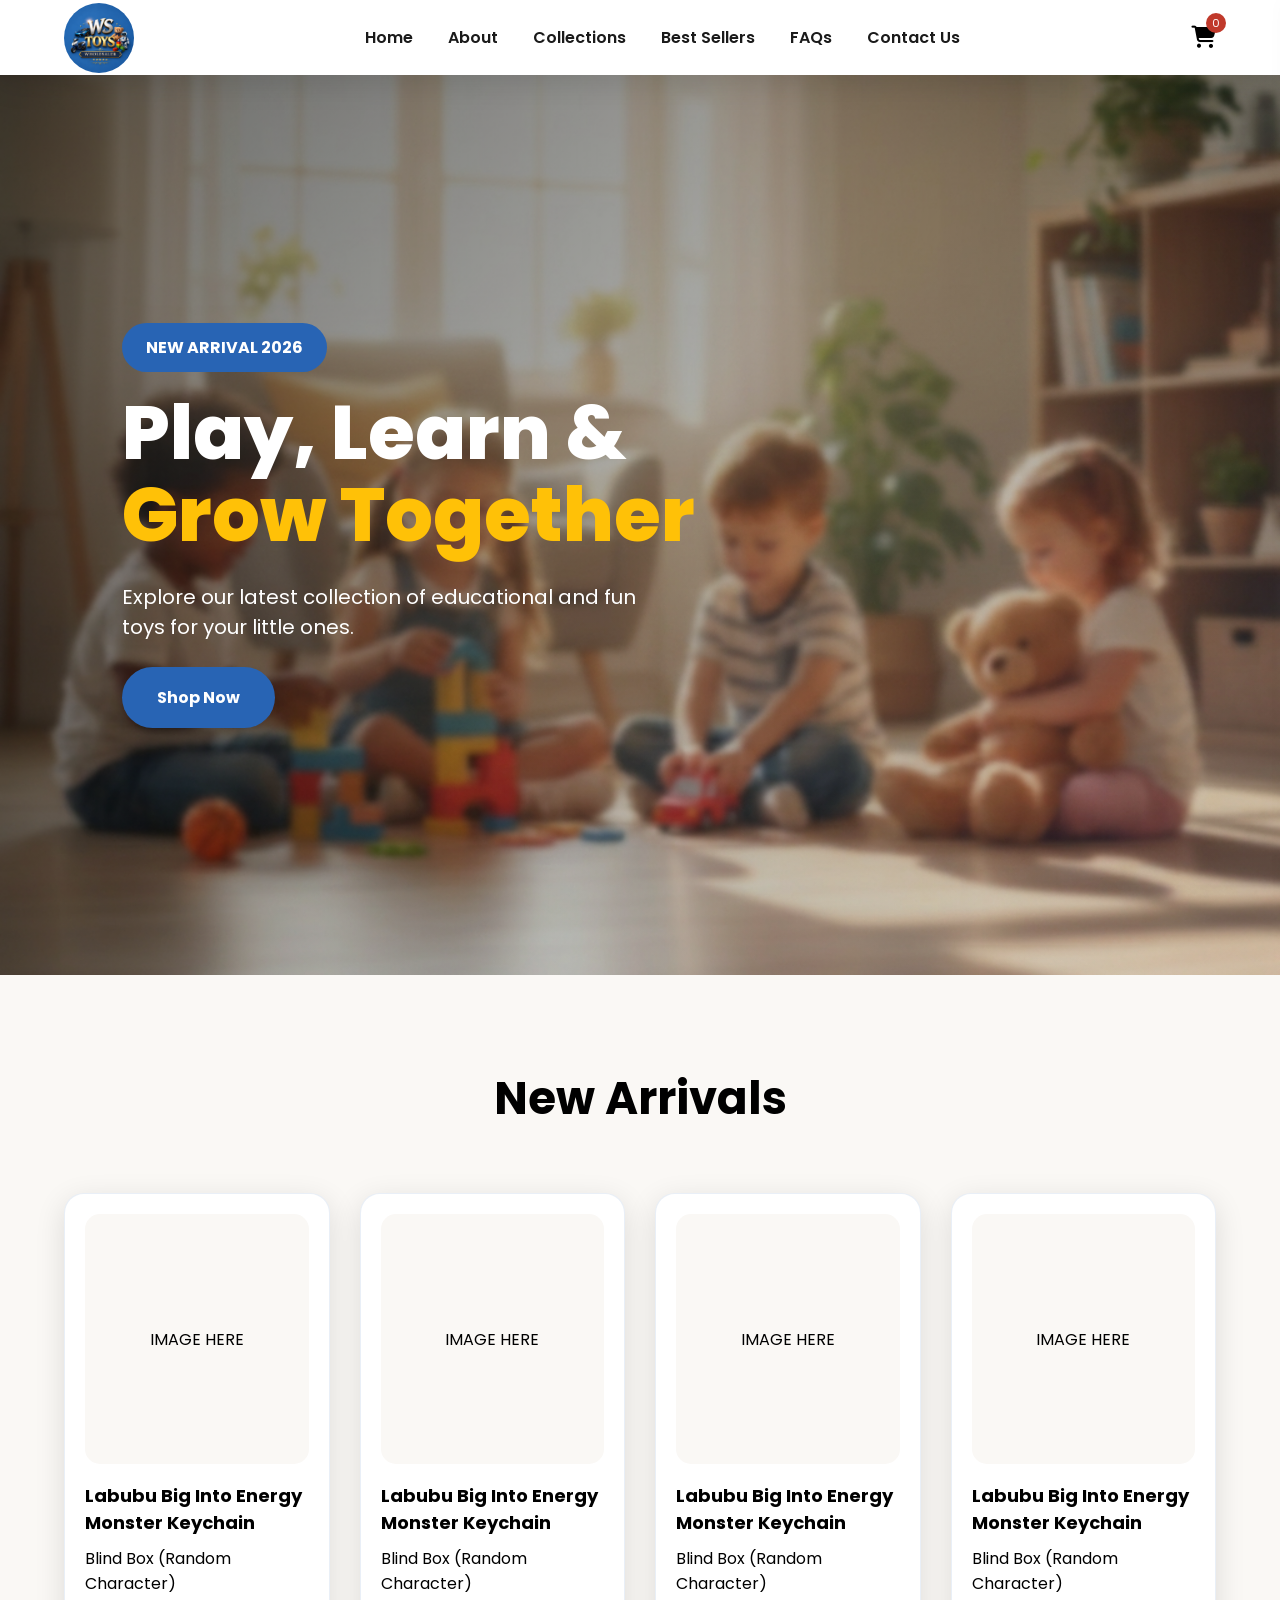
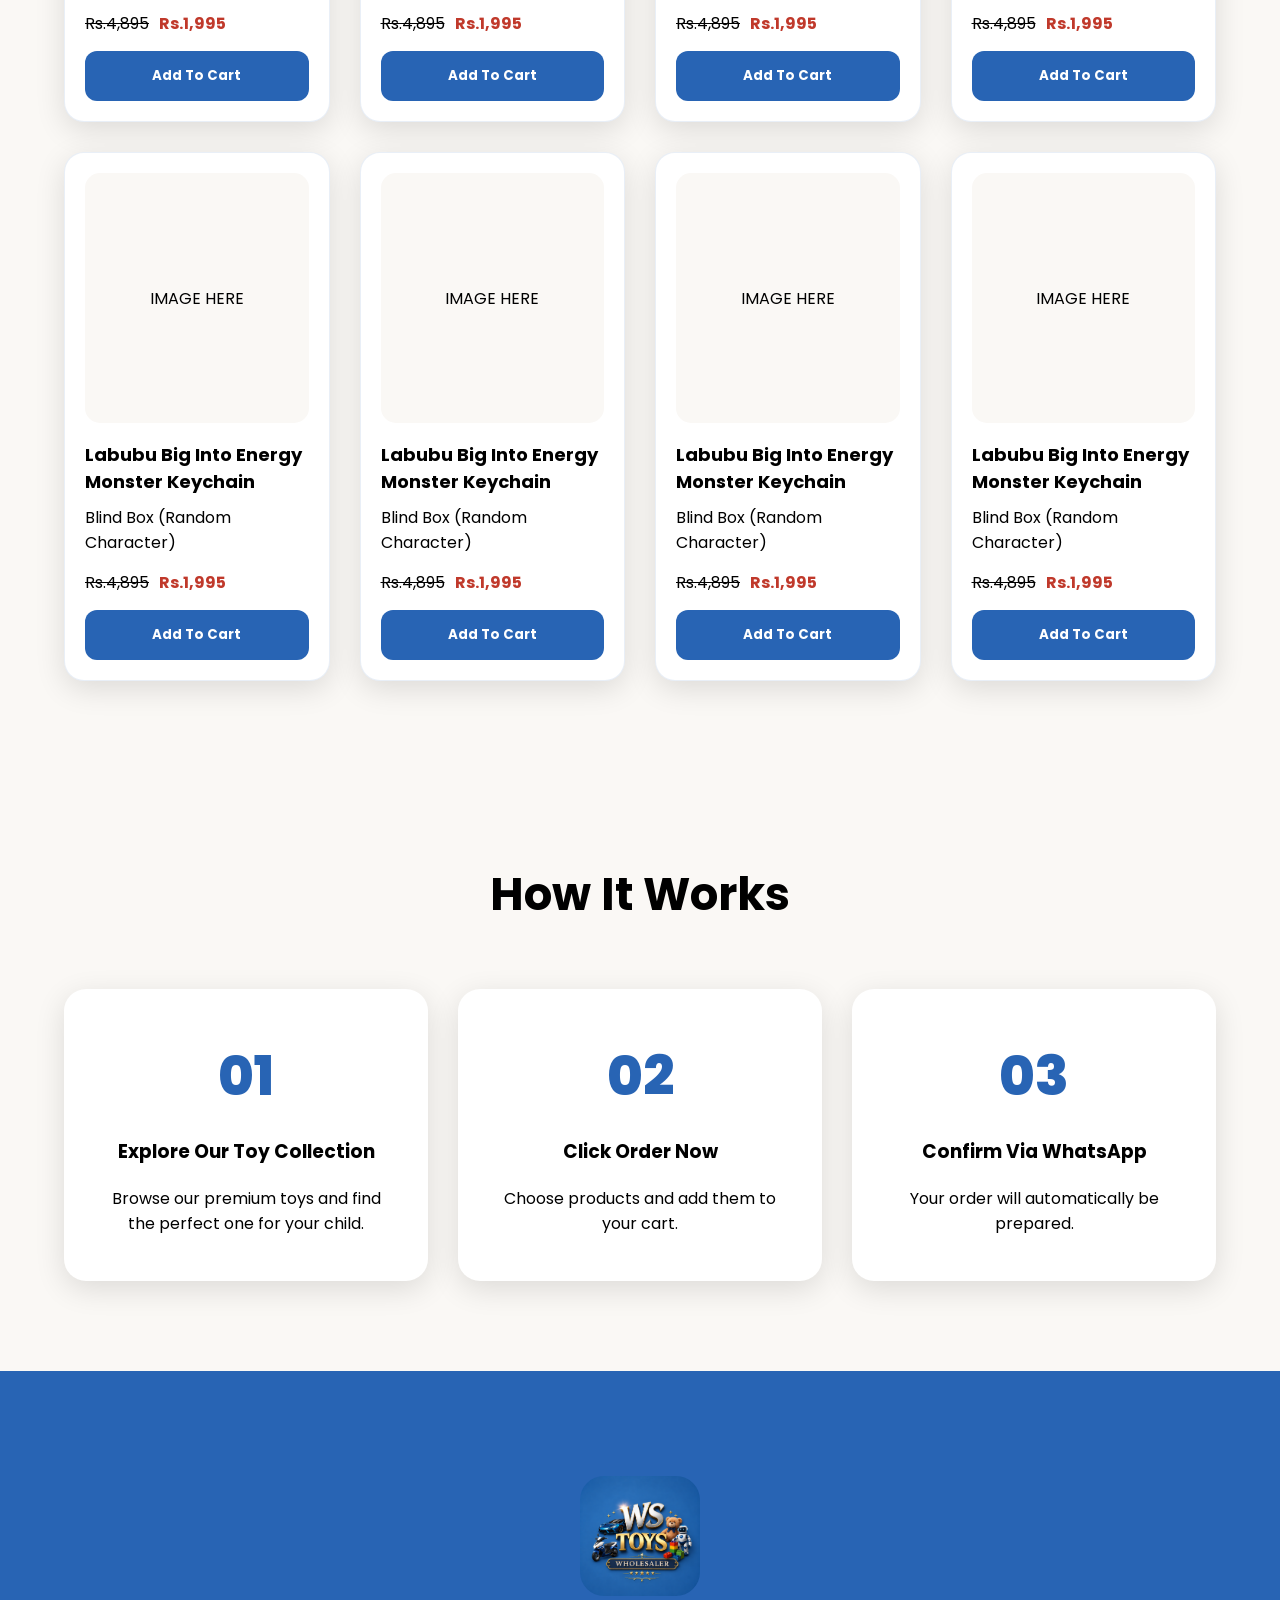
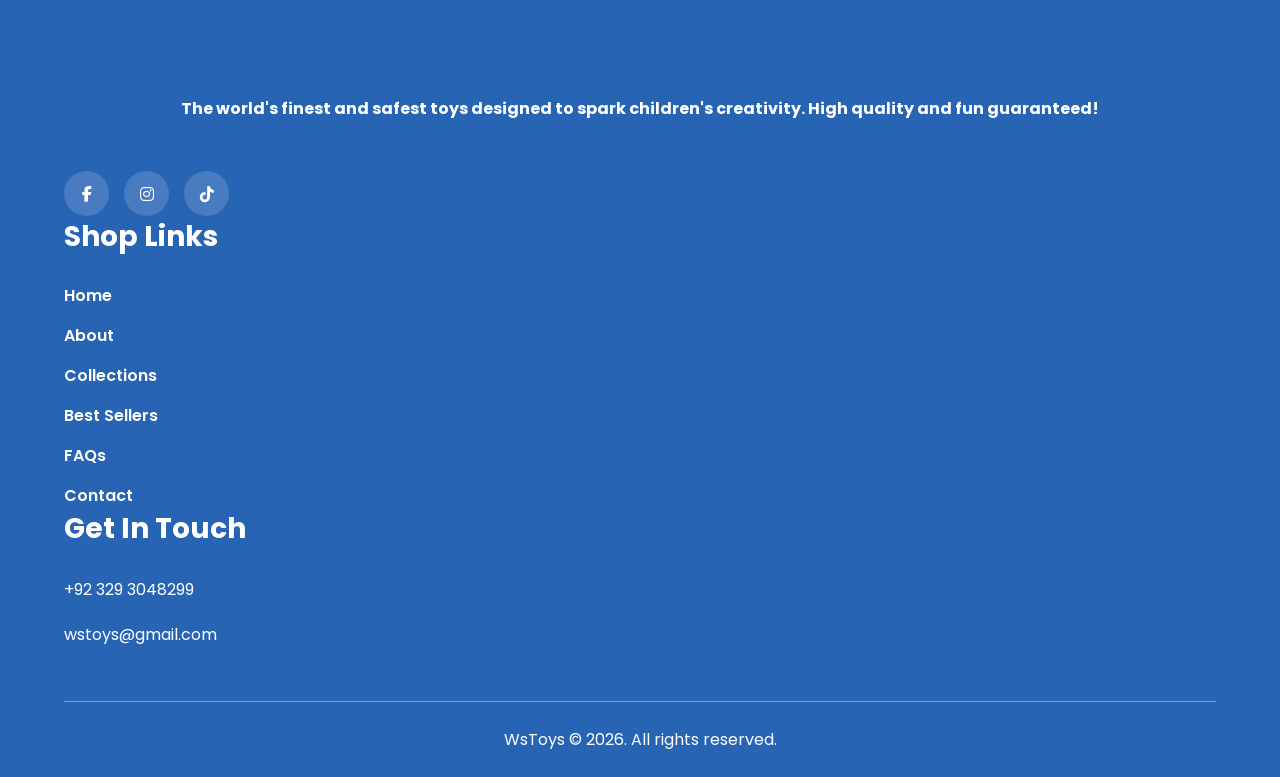
<file: index.html>
<!DOCTYPE html>
<html lang="en">

<head>

<meta charset="UTF-8">

<meta name="viewport" content="width=device-width, initial-scale=1.0">

<title>WsToys | Home</title>

<link rel="stylesheet" href="style.css">

<link rel="stylesheet"
href="https://cdnjs.cloudflare.com/ajax/libs/font-awesome/6.7.2/css/all.min.css">

</head>

<body>

<!-- HEADER -->

<header>
<div heightl: 100%;>
<nav class="navbar" >

<a href="index.html" class="logo">

<img src="logo.jpg" alt="logo">

</a>

<ul class="nav-links">

<li><a href="index.html">Home</a></li>

<li><a href="about.html">About</a></li>

<li><a href="collections.html">Collections</a></li>

<li><a href="best-sellers.html">Best Sellers</a></li>

<li><a href="faqs.html">FAQs</a></li>

<li><a href="contact.html">Contact Us</a></li>

</ul>

<div class="nav-icons">

<div class="cart-btn">

<i class="fa-solid fa-cart-shopping"></i>

<span id="cart-count">0</span>

</div>

<div class="menu-btn">

<i class="fa-solid fa-bars"></i>

</div>

</div>

</nav>
</div>

</header>

<!-- HERO -->

<section class="hero">

<div class="hero-overlay"></div>

<div class="hero-content">

<span class="arrival-tag">

NEW ARRIVAL 2026

</span>

<h1>

Play, Learn &

<span>Grow Together</span>

</h1>

<p>

Explore our latest collection of educational and fun toys for your little ones.

</p>

<a href="collections.html" class="btn">

Shop Now

</a>

</div>

</section>

<!-- NEW ARRIVALS -->

<section class="new-arrivals">

<h2>New Arrivals</h2>

<div class="products-grid">

<!-- 8 CARDS -->

<div class="product-card">

<div class="img-box">

IMAGE HERE

</div>

<h3>

Labubu Big Into Energy Monster Keychain

</h3>

<p>

Blind Box (Random Character)

</p>

<div class="price">

<span>Rs.4,895</span>

<strong>Rs.1,995</strong>

</div>

<button>Add To Cart</button>

</div>

<div class="product-card">

<div class="img-box">

IMAGE HERE

</div>

<h3>

Labubu Big Into Energy Monster Keychain

</h3>

<p>

Blind Box (Random Character)

</p>

<div class="price">

<span>Rs.4,895</span>

<strong>Rs.1,995</strong>

</div>

<button>Add To Cart</button>

</div>

<div class="product-card">

<div class="img-box">

IMAGE HERE

</div>

<h3>

Labubu Big Into Energy Monster Keychain

</h3>

<p>

Blind Box (Random Character)

</p>

<div class="price">

<span>Rs.4,895</span>

<strong>Rs.1,995</strong>

</div>

<button>Add To Cart</button>

</div>

<div class="product-card">

<div class="img-box">

IMAGE HERE

</div>

<h3>

Labubu Big Into Energy Monster Keychain

</h3>

<p>

Blind Box (Random Character)

</p>

<div class="price">

<span>Rs.4,895</span>

<strong>Rs.1,995</strong>

</div>

<button>Add To Cart</button>

</div>

<div class="product-card">

<div class="img-box">

IMAGE HERE

</div>

<h3>

Labubu Big Into Energy Monster Keychain

</h3>

<p>

Blind Box (Random Character)

</p>

<div class="price">

<span>Rs.4,895</span>

<strong>Rs.1,995</strong>

</div>

<button>Add To Cart</button>

</div>

<div class="product-card">

<div class="img-box">

IMAGE HERE

</div>

<h3>

Labubu Big Into Energy Monster Keychain

</h3>

<p>

Blind Box (Random Character)

</p>

<div class="price">

<span>Rs.4,895</span>

<strong>Rs.1,995</strong>

</div>

<button>Add To Cart</button>

</div>

<div class="product-card">

<div class="img-box">

IMAGE HERE

</div>

<h3>

Labubu Big Into Energy Monster Keychain

</h3>

<p>

Blind Box (Random Character)

</p>

<div class="price">

<span>Rs.4,895</span>

<strong>Rs.1,995</strong>

</div>

<button>Add To Cart</button>

</div>

<div class="product-card">

<div class="img-box">

IMAGE HERE

</div>

<h3>

Labubu Big Into Energy Monster Keychain

</h3>

<p>

Blind Box (Random Character)

</p>

<div class="price">

<span>Rs.4,895</span>

<strong>Rs.1,995</strong>

</div>

<button>Add To Cart</button>

</div>

</div>

</section>

<!-- HOW IT WORKS -->

<section class="how-it-works">

<h2>

How It Works

</h2>

<div class="steps-container">

<div class="step-box">

<span>01</span>

<h3>

Explore Our Toy Collection

</h3>

<p>

Browse our premium toys and find the perfect one for your child.

</p>

</div>

<div class="step-box">

<span>02</span>

<h3>

Click Order Now

</h3>

<p>

Choose products and add them to your cart.

</p>

</div>

<div class="step-box">

<span>03</span>

<h3>

Confirm Via WhatsApp

</h3>

<p>

Your order will automatically be prepared.

</p>

</div>

</div>

</section>

<!-- SLIDING CART -->

<div class="cart-sidebar">

<div class="cart-header">

<h3>Your Cart</h3>

<i class="fa-solid fa-xmark close-cart"></i>

</div>

<div class="cart-items">

</div>

<div class="cart-footer">

<h4>

Total:

<span>Rs.0</span>

</h4>

<button class="checkout-btn">

Checkout WhatsApp

</button>

</div>

</div>

<!-- FOOTER -->

<footer>

<pre>

<center><img src="logo.jpg" alt="logo" class="logo-footer"></center>

<center><p><b>

The world's finest and safest toys designed to spark children's creativity. High quality and fun guaranteed!</b>

</p></center></pre>

<div class="socials">

<i class="fa-brands fa-facebook-f"></i>

<i class="fa-brands fa-instagram"></i>

<i class="fa-brands fa-tiktok"></i>

</div>

</div>

<div class="footer-box">

<h3>

Shop Links

</h3>

<ul>

<li><a href="index.html">Home</a></li>

<li><a href="about.html">About</a></li>

<li><a href="collections.html">Collections</a></li>

<li><a href="best-sellers.html">Best Sellers</a></li>

<li><a href="faqs.html">FAQs</a></li>

<li><a href="contact.html">Contact</a></li>

</ul>

</div>

<div class="footer-box">

<h3>

Get In Touch

</h3>

<p>

+92 329 3048299

</p>

<p>

wstoys@gmail.com

</p>

</div>

</div>

<div class="copyright">

WsToys © 2026. All rights reserved.

</div>

</footer>

<script src="script.js"></script>
</body>

</html>
</file>
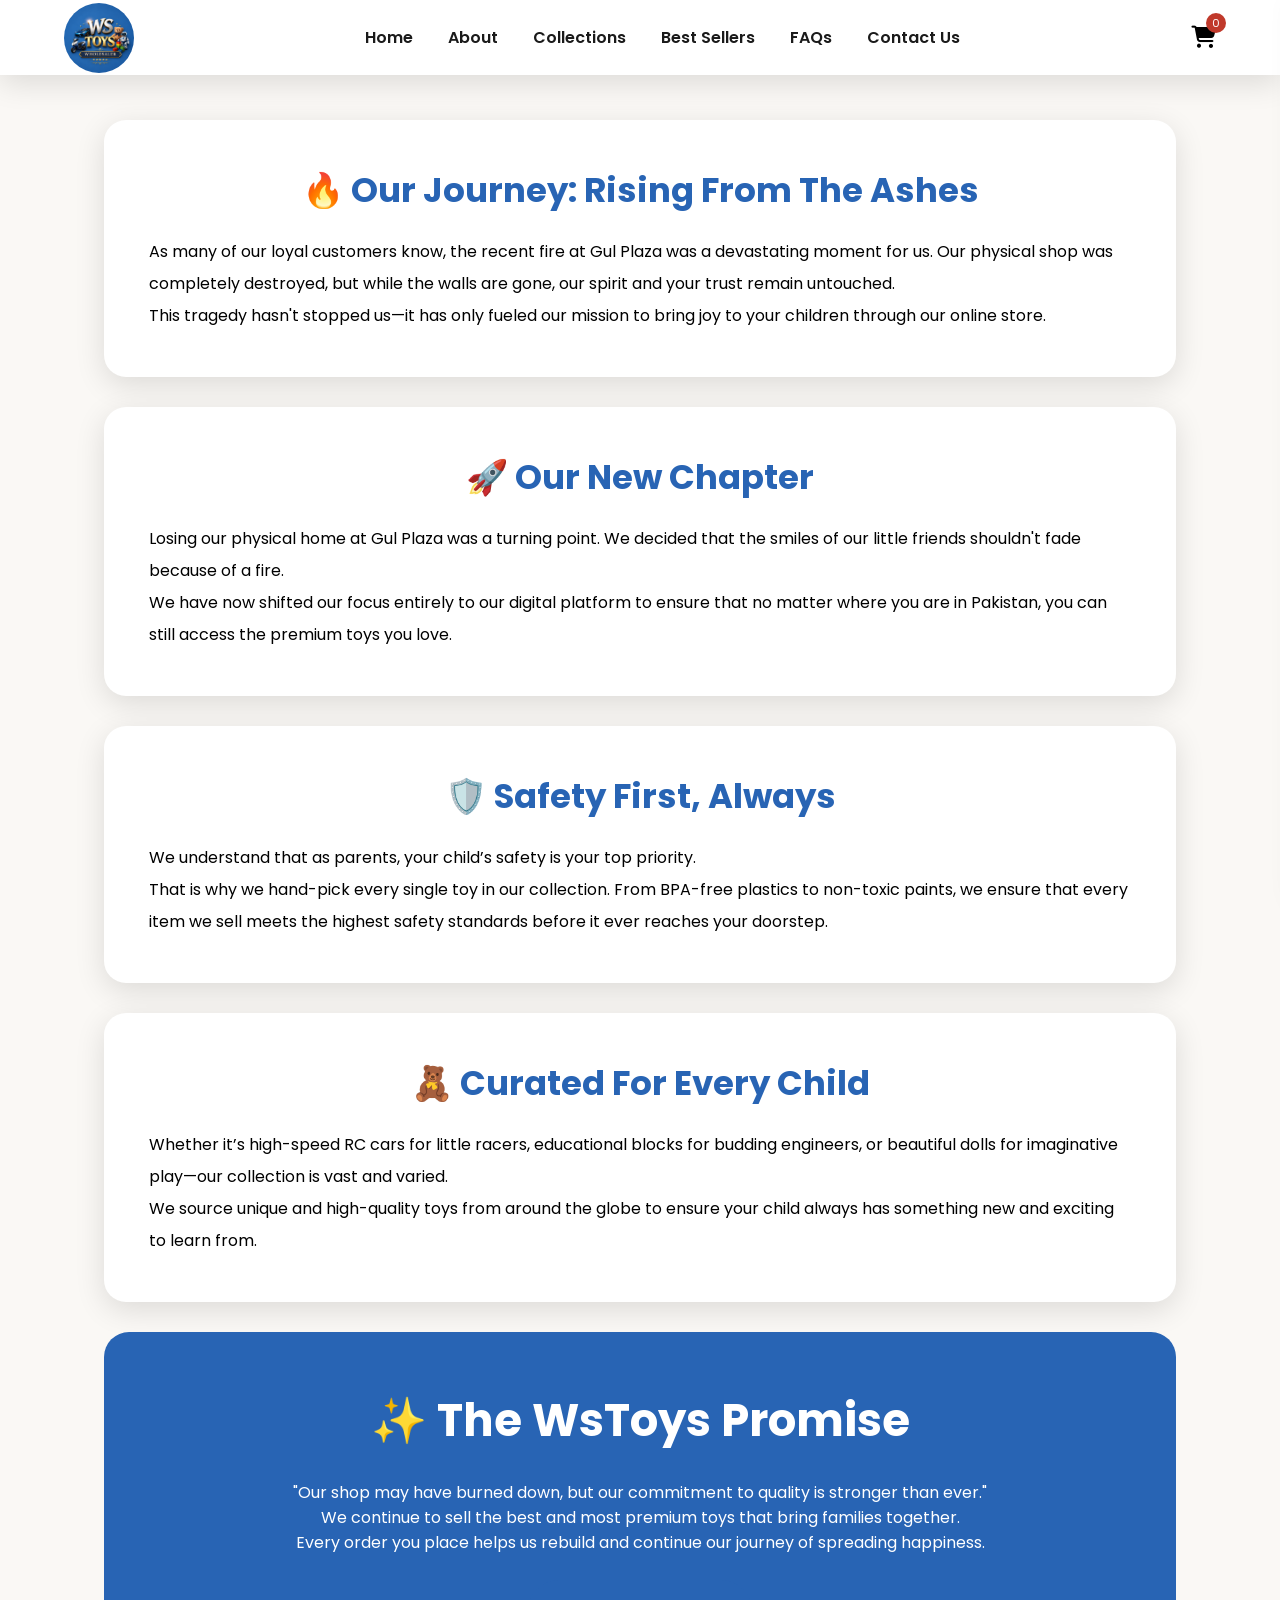
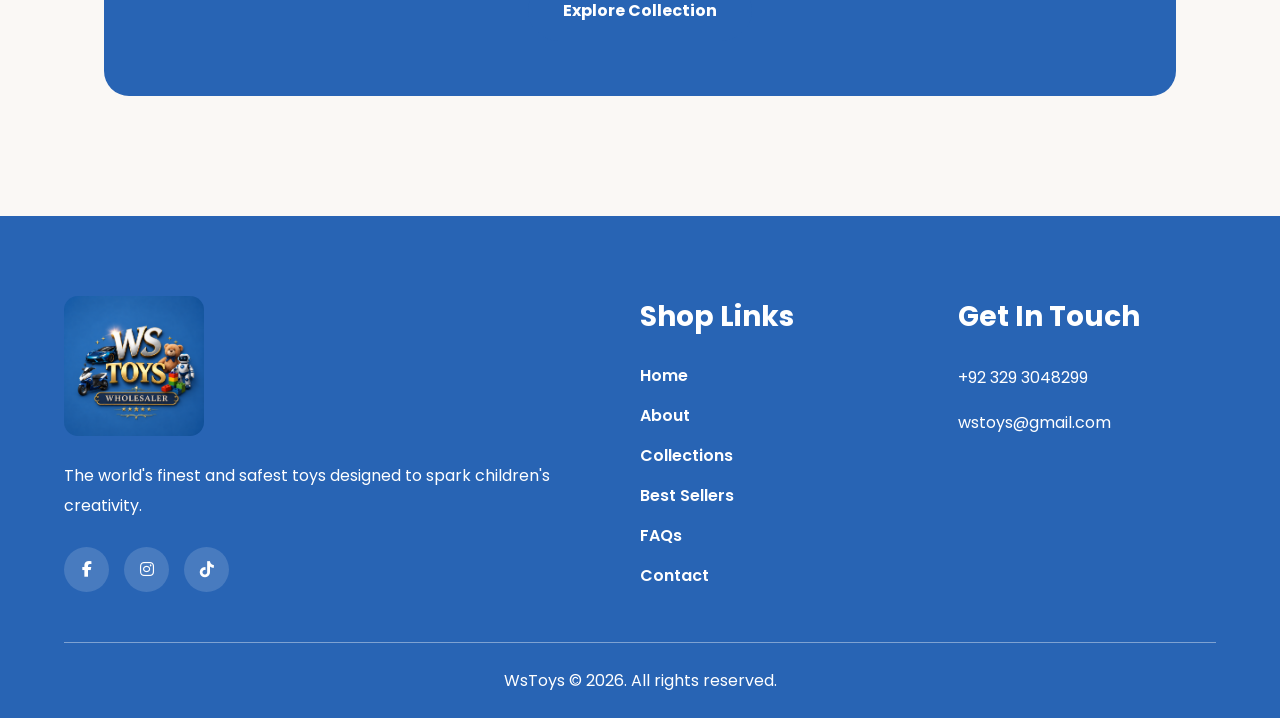
<file: about.html>
<!DOCTYPE html>

<html lang="en">

<head>

<meta charset="UTF-8">

<meta name="viewport" content="width=device-width, initial-scale=1.0">

<title>WsToys | About</title>
<link rel="stylesheet" href="style.css">
<link rel="stylesheet"
href="https://cdnjs.cloudflare.com/ajax/libs/font-awesome/6.7.2/css/all.min.css">

</head>

<body>

<!-- HEADER -->

<header>

<nav class="navbar">

<a href="index.html" class="logo">

<img src="logo.jpg" alt="logo">

</a>

<ul class="nav-links">

<li><a href="index.html">Home</a></li>

<li><a href="about.html">About</a></li>

<li><a href="collections.html">Collections</a></li>

<li><a href="best-sellers.html">Best Sellers</a></li>

<li><a href="faqs.html">FAQs</a></li>

<li><a href="contact.html">Contact Us</a></li>

</ul>

<div class="nav-icons">

<div class="cart-btn">

<i class="fa-solid fa-cart-shopping"></i>

<span id="cart-count">0</span>

</div>

<div class="menu-btn">

<i class="fa-solid fa-bars"></i>

</div>

</div>

</nav>

</header>

<!-- ABOUT SECTION -->

<section class="about-section">

<div class="about-box">

<h2>🔥 Our Journey: Rising From The Ashes</h2>

<p>

As many of our loyal customers know, the recent fire at Gul Plaza was a devastating moment for us. Our physical shop was completely destroyed, but while the walls are gone, our spirit and your trust remain untouched.

</p>

<p>

This tragedy hasn't stopped us—it has only fueled our mission to bring joy to your children through our online store.

</p>

</div>

<div class="about-box">

<h2>🚀 Our New Chapter</h2>

<p>

Losing our physical home at Gul Plaza was a turning point. We decided that the smiles of our little friends shouldn't fade because of a fire.

</p>

<p>

We have now shifted our focus entirely to our digital platform to ensure that no matter where you are in Pakistan, you can still access the premium toys you love.

</p>

</div>

<div class="about-box">

<h2>🛡️ Safety First, Always</h2>

<p>

We understand that as parents, your child’s safety is your top priority.

</p>

<p>

That is why we hand-pick every single toy in our collection. From BPA-free plastics to non-toxic paints, we ensure that every item we sell meets the highest safety standards before it ever reaches your doorstep.

</p>

</div>

<div class="about-box">

<h2>🧸 Curated For Every Child</h2>

<p>

Whether it’s high-speed RC cars for little racers, educational blocks for budding engineers, or beautiful dolls for imaginative play—our collection is vast and varied.

</p>

<p>

We source unique and high-quality toys from around the globe to ensure your child always has something new and exciting to learn from.

</p>

</div>

<div class="promise-box">

<h2>✨ The WsToys Promise</h2>

<p>

"Our shop may have burned down, but our commitment to quality is stronger than ever."

</p>

<p>

We continue to sell the best and most premium toys that bring families together.

</p>

<p>

Every order you place helps us rebuild and continue our journey of spreading happiness.

</p>

<br>

<a href="collections.html" class="btn">

Explore Collection

</a>

</div>

</section>

<!-- SLIDING CART -->

<div class="cart-sidebar">

<div class="cart-header">

<h3>Your Cart</h3>

<i class="fa-solid fa-xmark close-cart"></i>

</div>

<div class="cart-items">

</div>

<div class="cart-footer">

<h4>

Total:

<span>Rs.0</span>

</h4>

<button class="checkout-btn">

Checkout WhatsApp

</button>

</div>

</div>

<!-- FOOTER -->

<footer>

<div class="footer-container">

<div class="footer-box">

<img src="logo.jpg" alt="logo">

<p>

The world's finest and safest toys designed to spark children's creativity.

</p>

<div class="socials">

<i class="fa-brands fa-facebook-f"></i>

<i class="fa-brands fa-instagram"></i>

<i class="fa-brands fa-tiktok"></i>

</div>

</div>

<div class="footer-box">

<h3>Shop Links</h3>

<ul>

<li><a href="index.html">Home</a></li>

<li><a href="about.html">About</a></li>

<li><a href="collections.html">Collections</a></li>

<li><a href="best-sellers.html">Best Sellers</a></li>

<li><a href="faqs.html">FAQs</a></li>

<li><a href="contact.html">Contact</a></li>

</ul>

</div>

<div class="footer-box">

<h3>Get In Touch</h3>

<p>+92 329 3048299</p>

<p>wstoys@gmail.com</p>

</div>

</div>

<div class="copyright">

WsToys © 2026. All rights reserved.

</div>

</footer>

<script src="script.js"></script>

</body>

</html>
</file>
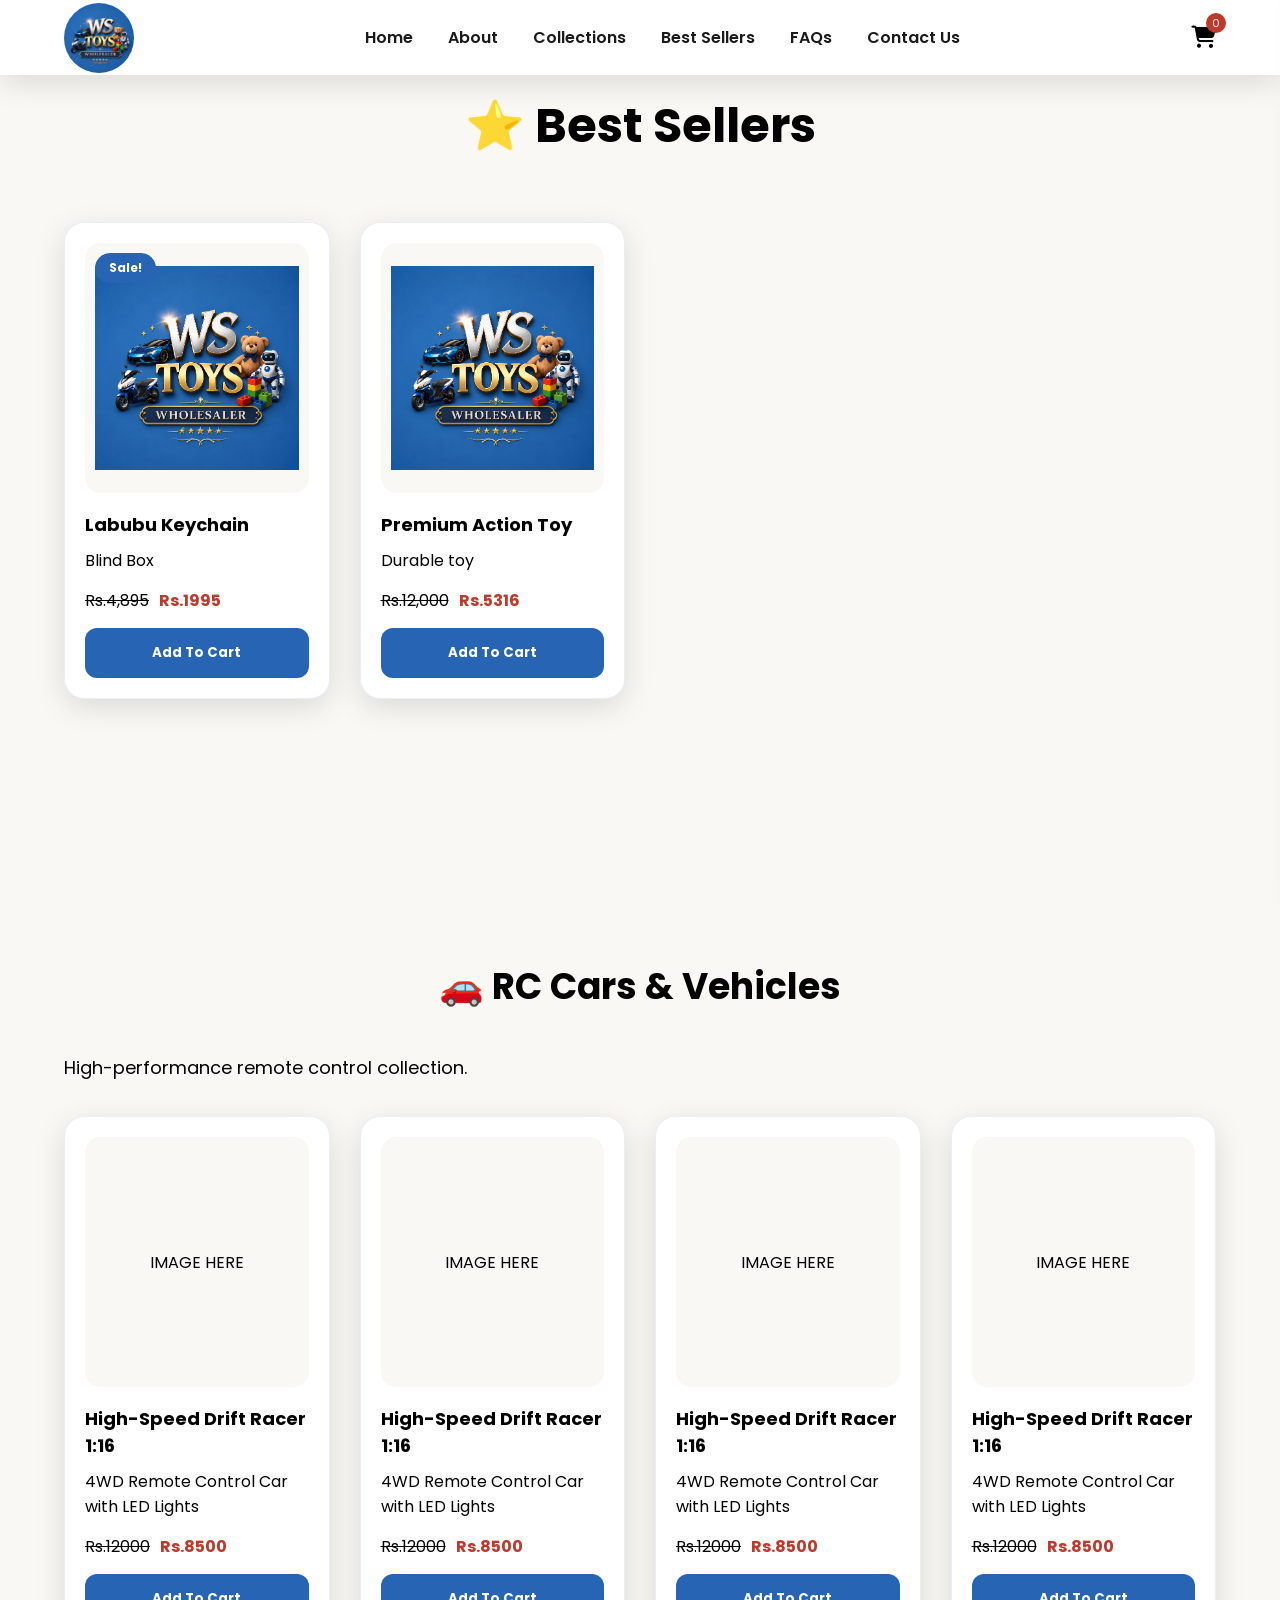
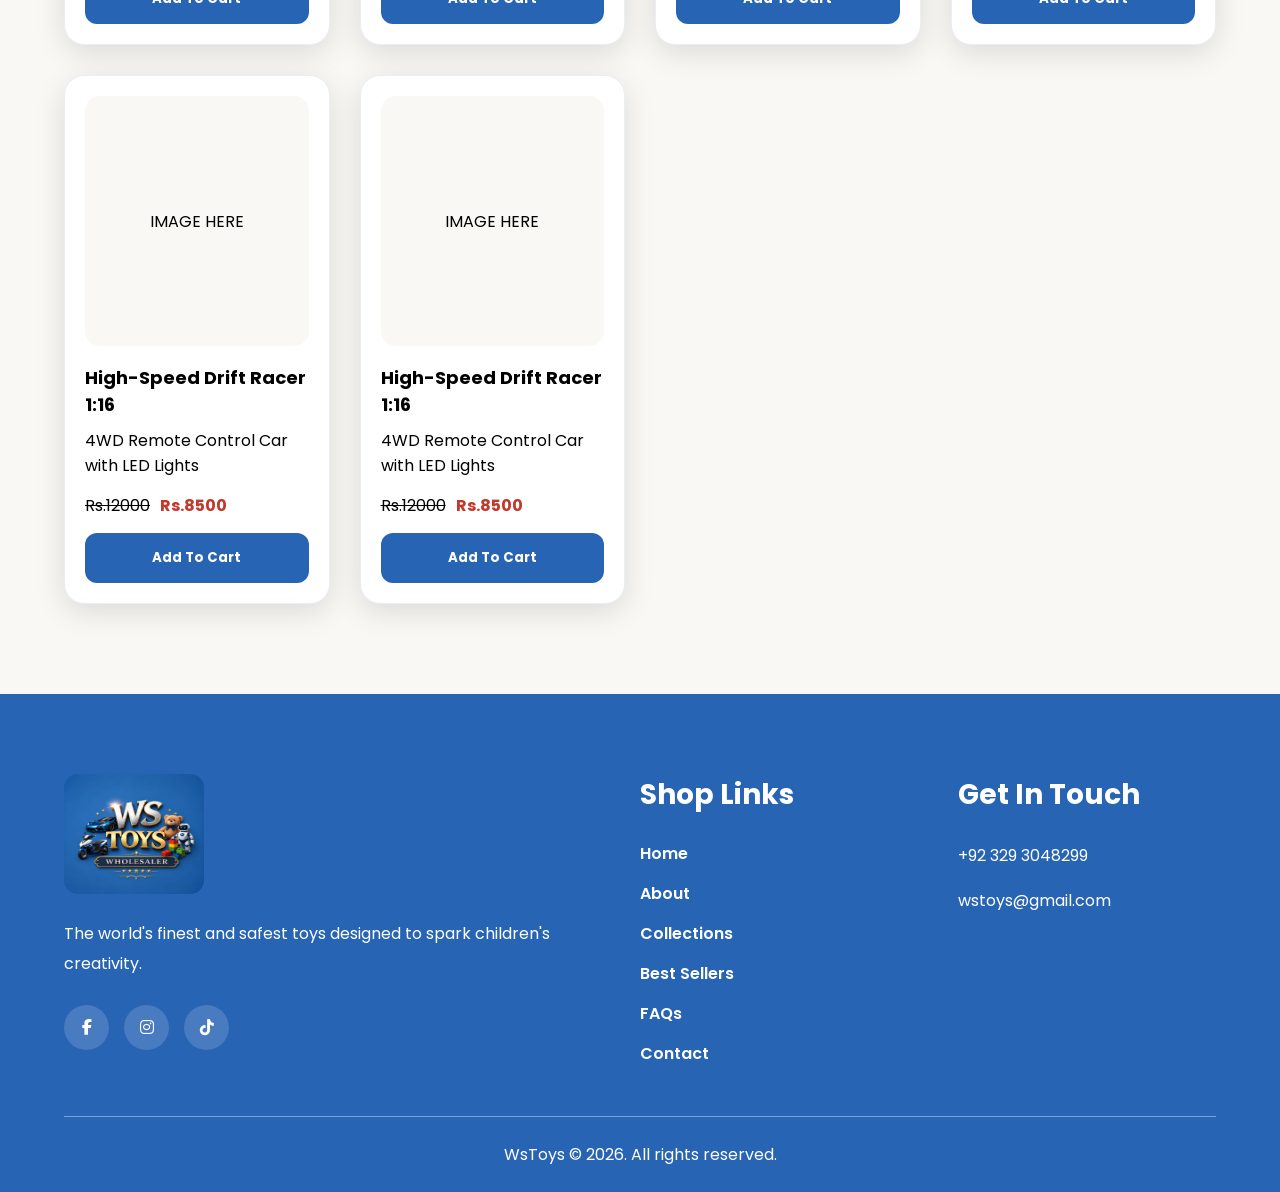
<file: best-sellers.html>
<!DOCTYPE html>

<html lang="en">

<head>

<meta charset="UTF-8">

<meta name="viewport" content="width=device-width, initial-scale=1.0">

<title>WsToys | Best Sellers</title>

<link rel="stylesheet" href="style.css">
<link rel="stylesheet"
href="https://cdnjs.cloudflare.com/ajax/libs/font-awesome/6.7.2/css/all.min.css">

</head>

<body>

<!-- HEADER -->

<header>

<nav class="navbar">

<a href="index.html" class="logo">

<img src="logo.jpg" alt="logo">

</a>

<ul class="nav-links">

<li><a href="index.html">Home</a></li>

<li><a href="about.html">About</a></li>

<li><a href="collections.html">Collections</a></li>

<li><a href="best-sellers.html">Best Sellers</a></li>

<li><a href="faqs.html">FAQs</a></li>

<li><a href="contact.html">Contact Us</a></li>

</ul>

<div class="nav-icons">

<div class="cart-btn">

<i class="fa-solid fa-cart-shopping"></i>

<span id="cart-count">0</span>

</div>

<div class="menu-btn">

<i class="fa-solid fa-bars"></i>

</div>

</div>

</nav>

</header>

<!-- BEST SELLERS -->

<section>

<h2 class="best-seller-title">

⭐ Best Sellers

</h2>

<div class="products-grid">
<div class="product-card" data-id="1" data-price="1995" data-category="girls">
    <div class="img-box">
        <div class="badge">Sale!</div>
        <img src="logo.jpg" alt="Labubu Keychain">
    </div>
    <h3>Labubu Keychain</h3>
    <p>Blind Box</p>
    <div class="price">
        <span>Rs.4,895</span>
        <strong>Rs.1995</strong>
    </div>
    <button>Add To Cart</button>
</div>
<div class="product-card" data-id="2" data-price="5316" data-category="boys">
    <div class="img-box">
        
        <img src="logo.jpg" alt="Premium Action Toy">
    </div>
    <h3>Premium Action Toy</h3>
    <p>Durable toy</p>
    <div class="price">
        <span>Rs.12,000</span>
        <strong>Rs.5316</strong>
    </div>
    <button>Add To Cart</button>
</div>

</div>

</section>

<!-- RC CARS -->

<section>

<h2 class="category-title">

🚗 RC Cars & Vehicles

</h2>

<p class="category-desc">

High-performance remote control collection.

</p>

<div class="products-grid">

<!-- 6 CARDS -->

<div class="product-card">

<div class="img-box">

IMAGE HERE

</div>

<h3>

High-Speed Drift Racer 1:16

</h3>

<p>

4WD Remote Control Car with LED Lights

</p>

<div class="price">

<span>

Rs.12000

</span>

<strong>

Rs.8500

</strong>

</div>

<button>

Add To Cart

</button>

</div>

<div class="product-card">

<div class="img-box">

IMAGE HERE

</div>

<h3>

High-Speed Drift Racer 1:16

</h3>

<p>

4WD Remote Control Car with LED Lights

</p>

<div class="price">

<span>

Rs.12000

</span>

<strong>

Rs.8500

</strong>

</div>

<button>

Add To Cart

</button>

</div>

<div class="product-card">

<div class="img-box">

IMAGE HERE

</div>

<h3>

High-Speed Drift Racer 1:16

</h3>

<p>

4WD Remote Control Car with LED Lights

</p>

<div class="price">

<span>

Rs.12000

</span>

<strong>

Rs.8500

</strong>

</div>

<button>

Add To Cart

</button>

</div>

<div class="product-card">

<div class="img-box">

IMAGE HERE

</div>

<h3>

High-Speed Drift Racer 1:16

</h3>

<p>

4WD Remote Control Car with LED Lights

</p>

<div class="price">

<span>

Rs.12000

</span>

<strong>

Rs.8500

</strong>

</div>

<button>

Add To Cart

</button>

</div>

<div class="product-card">

<div class="img-box">

IMAGE HERE

</div>

<h3>

High-Speed Drift Racer 1:16

</h3>

<p>

4WD Remote Control Car with LED Lights

</p>

<div class="price">

<span>

Rs.12000

</span>

<strong>

Rs.8500

</strong>

</div>

<button>

Add To Cart

</button>

</div>

<div class="product-card">

<div class="img-box">

IMAGE HERE

</div>

<h3>

High-Speed Drift Racer 1:16

</h3>

<p>

4WD Remote Control Car with LED Lights

</p>

<div class="price">

<span>

Rs.12000

</span>

<strong>

Rs.8500

</strong>

</div>

<button>

Add To Cart

</button>

</div>

</div>

</section>

<!-- CART -->

<div class="cart-sidebar">

<div class="cart-header">

<h3>

Your Cart

</h3>

<i class="fa-solid fa-xmark close-cart"></i>

</div>

<div class="cart-items">

</div>

<div class="cart-footer">

<h4>

Total:

<span>

Rs.0

</span>

</h4>

<button class="checkout-btn">

Checkout WhatsApp

</button>

</div>

</div>

<!-- FOOTER -->

<footer>

<div class="footer-container">

<div class="footer-box">

<img src="logo.jpg" alt="logo" class="logo-footer">

<p>

The world's finest and safest toys designed to spark children's creativity.

</p>

<div class="socials">

<i class="fa-brands fa-facebook-f"></i>

<i class="fa-brands fa-instagram"></i>

<i class="fa-brands fa-tiktok"></i>

</div>

</div>

<div class="footer-box">

<h3>

Shop Links

</h3>

<ul>

<li><a href="index.html">Home</a></li>

<li><a href="about.html">About</a></li>

<li><a href="collections.html">Collections</a></li>

<li><a href="best-sellers.html">Best Sellers</a></li>

<li><a href="faqs.html">FAQs</a></li>

<li><a href="contact.html">Contact</a></li>

</ul>

</div>

<div class="footer-box">

<h3>

Get In Touch

</h3>

<p>

+92 329 3048299

</p>

<p>

wstoys@gmail.com

</p>

</div>

</div>

<div class="copyright">

WsToys © 2026. All rights reserved.

</div>

</footer>

<script src="script.js"></script>

</body>

</html>
</file>
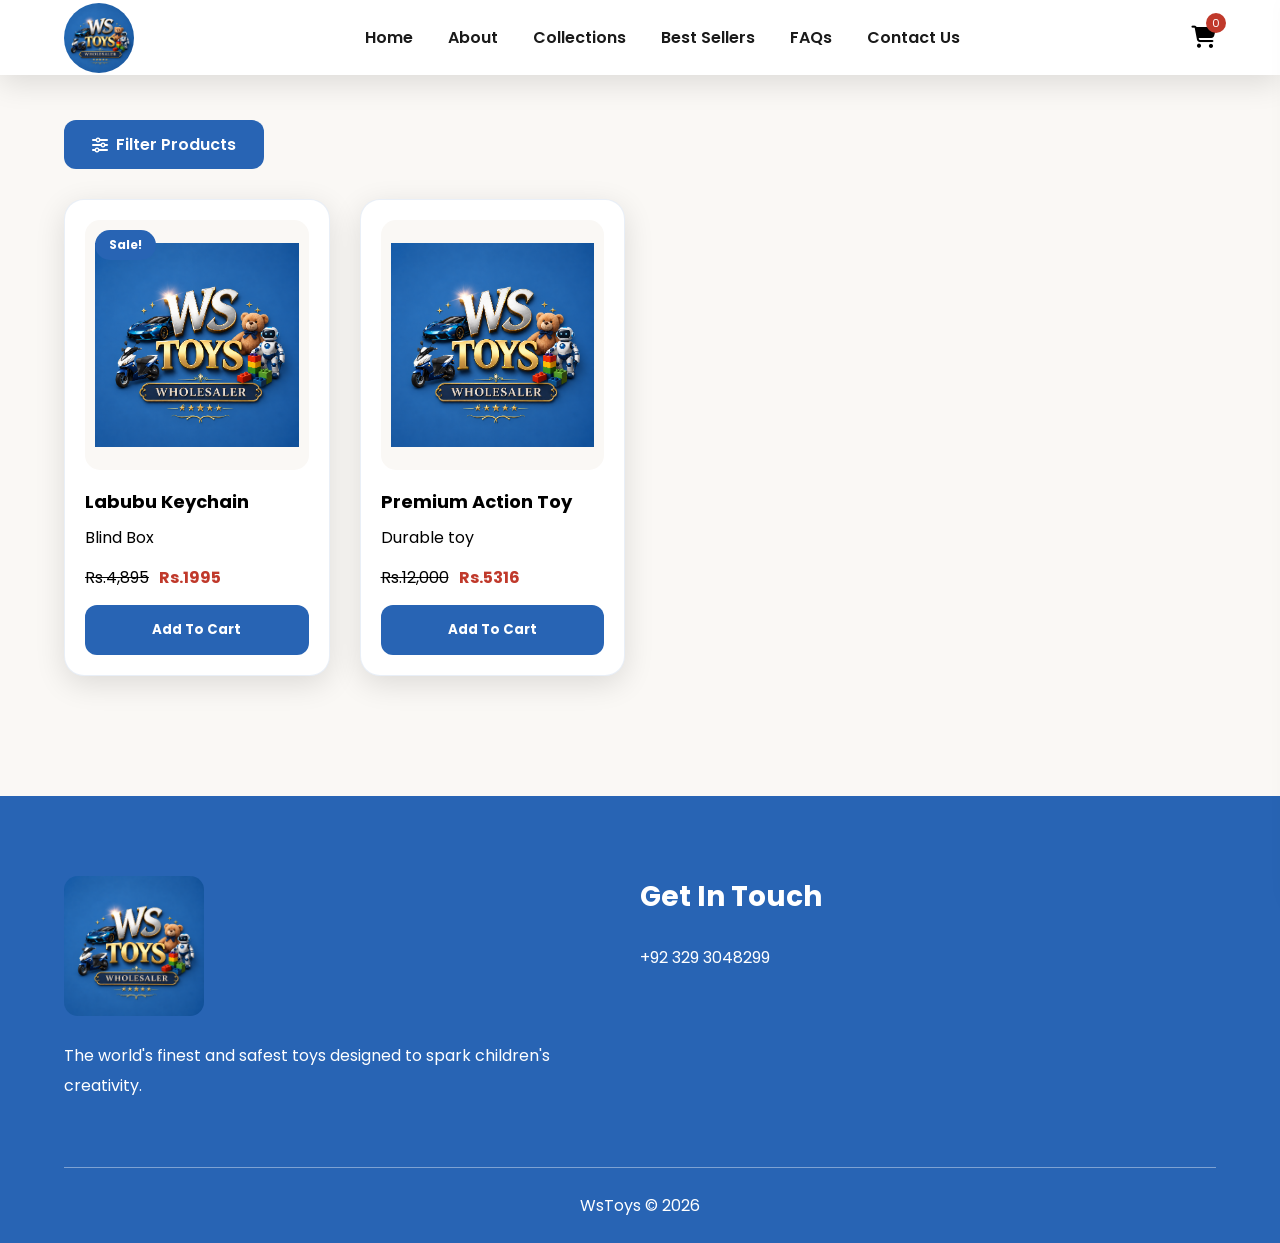
<file: collections.html>
<!DOCTYPE html>

<html lang="en">

<head>

<meta charset="UTF-8">

<meta name="viewport" content="width=device-width, initial-scale=1.0">

<title>WsToys | Collections</title>
<link rel="stylesheet" href="style.css">

<link rel="stylesheet"
href="https://cdnjs.cloudflare.com/ajax/libs/font-awesome/6.7.2/css/all.min.css">

</head>

<body>

<!-- HEADER -->

<header>

<nav class="navbar">

<a href="index.html" class="logo">

<img src="logo.jpg" alt="logo">

</a>

<ul class="nav-links">

<li><a href="index.html">Home</a></li>

<li><a href="about.html">About</a></li>

<li><a href="collections.html">Collections</a></li>

<li><a href="best-sellers.html">Best Sellers</a></li>

<li><a href="faqs.html">FAQs</a></li>

<li><a href="contact.html">Contact Us</a></li>

</ul>

<div class="nav-icons">

<div class="cart-btn">

<i class="fa-solid fa-cart-shopping"></i>

<span id="cart-count">0</span>

</div>

<div class="menu-btn">

<i class="fa-solid fa-bars"></i>

</div>

</div>

</nav>

</header>

<!-- COLLECTIONS -->

<section class="collection-container">

<!-- FILTER BUTTON -->

<button class="filter-toggle-btn" onclick="toggleFilter()">

<i class="fa-solid fa-sliders-h"></i> Filter Products

</button>

<!-- FILTER POPUP -->

<div class="filter-popup" id="filterPopup">

<div class="filter-box">

<button class="close-filter" onclick="toggleFilter()"><i class="fa-solid fa-xmark"></i></button>

<h2>Filter Products</h2>

<h3>Price Range</h3>

<input type="number" id="minPrice" placeholder="Minimum Price">

<input type="number" id="maxPrice" placeholder="Maximum Price">

<h3>Category</h3>

<label>

<input type="checkbox" id="boys">

 Boys

</label>

<label>

<input type="checkbox" id="girls">

 Girls

</label>

<button id="applyFilter">

Apply Filter

</button>

</div>

</div>

<!-- PRODUCTS -->

<div class="products-grid" id="productsContainer">
<div class="product-card" data-id="1" data-price="1995" data-category="girls">
    <div class="img-box">
        <div class="badge">Sale!</div>
        <img src="logo.jpg" alt="Labubu Keychain">
    </div>
    <h3>Labubu Keychain</h3>
    <p>Blind Box</p>
    <div class="price">
        <span>Rs.4,895</span>
        <strong>Rs.1995</strong>
    </div>
    <button>Add To Cart</button>
</div>
<div class="product-card" data-id="2" data-price="5316" data-category="boys">
    <div class="img-box">
        
        <img src="logo.jpg" alt="Premium Action Toy">
    </div>
    <h3>Premium Action Toy</h3>
    <p>Durable toy</p>
    <div class="price">
        <span>Rs.12,000</span>
        <strong>Rs.5316</strong>
    </div>
    <button>Add To Cart</button>
</div>

</div>

</section>

<!-- SLIDING CART -->

<div class="cart-sidebar">

<div class="cart-header">

<h3>Your Cart</h3>

<i class="fa-solid fa-xmark close-cart"></i>

</div>

<div class="cart-items">

</div>

<div class="cart-footer">

<h4>

Total:

<span>Rs.0</span>

</h4>

<button class="checkout-btn">

Checkout WhatsApp

</button>

</div>

</div>

<!-- FOOTER -->

<footer>

<div class="footer-container">

<div class="footer-box">

<img src="logo.jpg" alt="logo">

<p>

The world's finest and safest toys designed to spark children's creativity.

</p>

</div>

<div class="footer-box">

<h3>Get In Touch</h3>

<p>

+92 329 3048299

</p>

</div>

</div>

<div class="copyright">

WsToys © 2026

</div>

</footer>

<script src="script.js"></script>

</body>

</html>
</file>
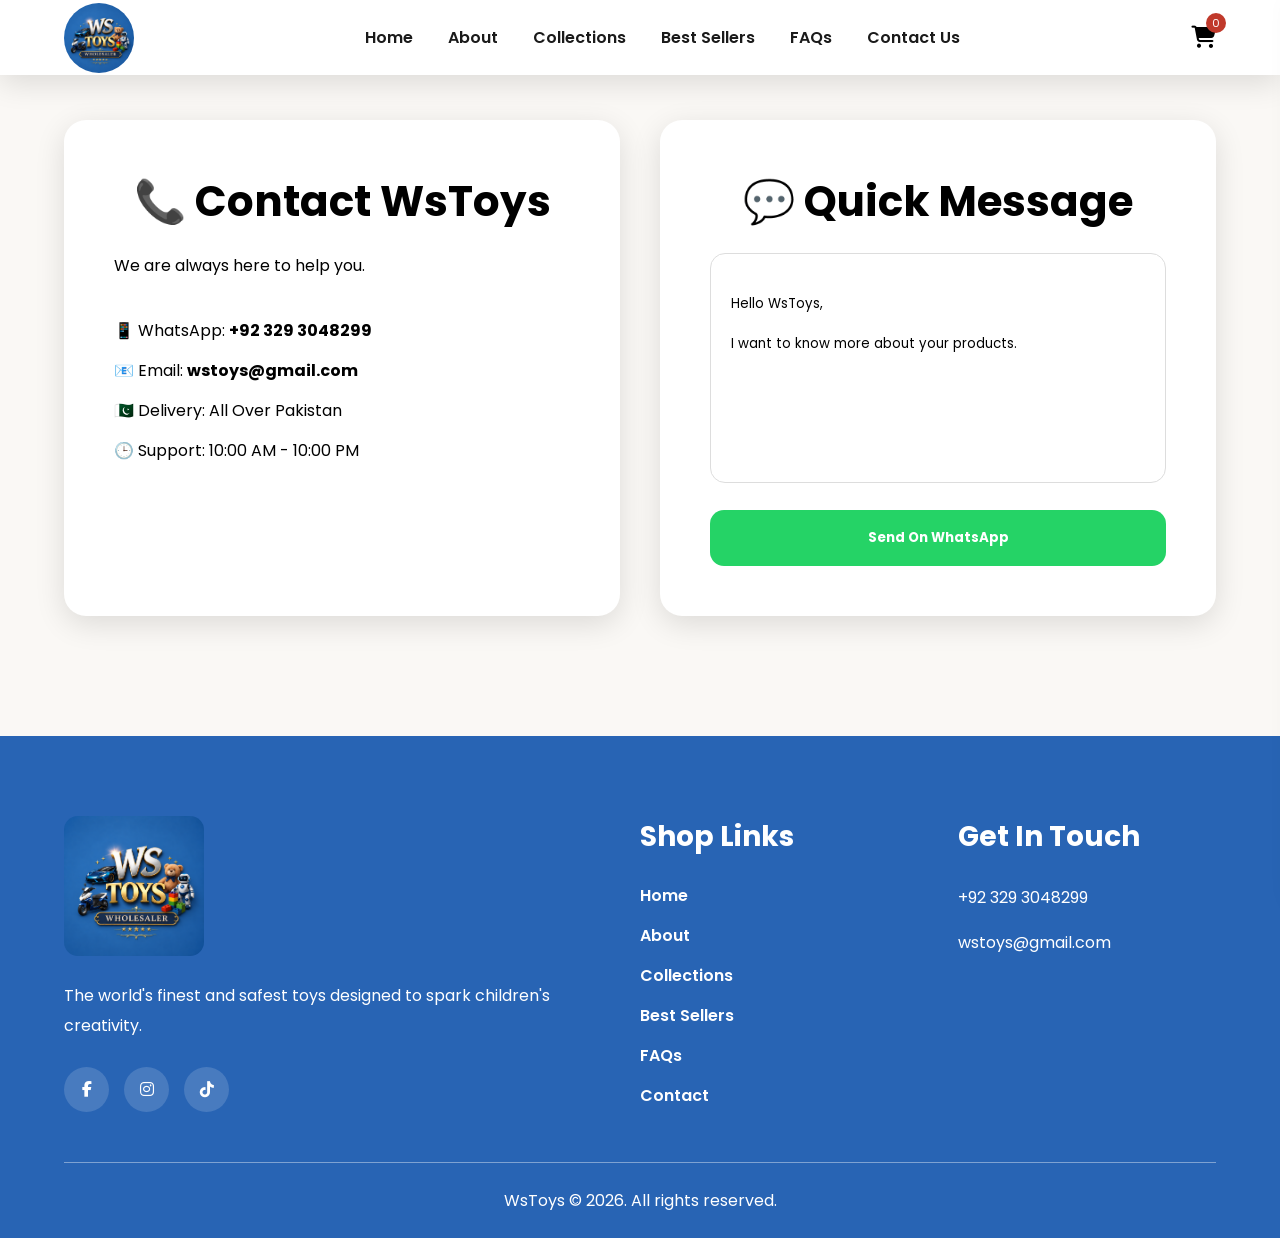
<file: contact.html>
<!DOCTYPE html>

<html lang="en">

<head>

<meta charset="UTF-8">

<meta name="viewport" content="width=device-width, initial-scale=1.0">

<title>WsToys | Contact Us</title>

<link rel="stylesheet" href="style.css">

<link rel="stylesheet"
href="https://cdnjs.cloudflare.com/ajax/libs/font-awesome/6.7.2/css/all.min.css">

</head>

<body>

<!-- HEADER -->

<header>

<nav class="navbar">

<a href="index.html" class="logo">

<img src="logo.jpg" alt="logo">

</a>

<ul class="nav-links">

<li><a href="index.html">Home</a></li>

<li><a href="about.html">About</a></li>

<li><a href="collections.html">Collections</a></li>

<li><a href="best-sellers.html">Best Sellers</a></li>

<li><a href="faqs.html">FAQs</a></li>

<li><a href="contact.html">Contact Us</a></li>

</ul>

<div class="nav-icons">

<div class="cart-btn">

<i class="fa-solid fa-cart-shopping"></i>

<span id="cart-count">0</span>

</div>

<div class="menu-btn">

<i class="fa-solid fa-bars"></i>

</div>

</div>

</nav>

</header>

<!-- CONTACT -->

<section class="contact-section">

<div class="contact-container">

<div class="contact-card">

<h2>

📞 Contact WsToys

</h2>

<p>

We are always here to help you.

</p>

<br>

<p>

📱 WhatsApp:

<strong>

+92 329 3048299

</strong>

</p>

<p>

📧 Email:

<strong>

wstoys@gmail.com

</strong>

</p>

<p>

🇵🇰 Delivery:

All Over Pakistan

</p>

<p>

🕒 Support:

10:00 AM - 10:00 PM

</p>

</div>

<div class="contact-card">

<h2>

💬 Quick Message

</h2>

<div class="message-box">

<textarea id="contactMessage">

Hello WsToys,

I want to know more about your products.

</textarea>

<button onclick="sendCustomMessage()">

Send On WhatsApp

</button>

</div>

</div>

</div>

</section>

<!-- CART -->

<div class="cart-sidebar">

<div class="cart-header">

<h3>

Your Cart

</h3>

<i class="fa-solid fa-xmark close-cart"></i>

</div>

<div class="cart-items">

</div>

<div class="cart-footer">

<h4>

Total:

<span>

Rs.0

</span>

</h4>

<button class="checkout-btn">

Checkout WhatsApp

</button>

</div>

</div>

<!-- FOOTER -->

<footer>

<div class="footer-container">

<div class="footer-box">

<img src="logo.jpg" alt="logo">

<p>

The world's finest and safest toys designed to spark children's creativity.

</p>

<div class="socials">

<i class="fa-brands fa-facebook-f"></i>

<i class="fa-brands fa-instagram"></i>

<i class="fa-brands fa-tiktok"></i>

</div>

</div>

<div class="footer-box">

<h3>

Shop Links

</h3>

<ul>

<li><a href="index.html">Home</a></li>

<li><a href="about.html">About</a></li>

<li><a href="collections.html">Collections</a></li>

<li><a href="best-sellers.html">Best Sellers</a></li>

<li><a href="faqs.html">FAQs</a></li>

<li><a href="contact.html">Contact</a></li>

</ul>

</div>

<div class="footer-box">

<h3>

Get In Touch

</h3>

<p>

+92 329 3048299

</p>

<p>

wstoys@gmail.com

</p>

</div>

</div>

<div class="copyright">

WsToys © 2026. All rights reserved.

</div>

</footer>

<script src="script.js"></script>

<script>

function sendCustomMessage(){

const message = document

.getElementById("contactMessage")

.value;

window.open(

`https://wa.me/923293048299?text=${encodeURIComponent(message)}`,

"_blank"

);

}

</script>

</body>

</html>
</file>
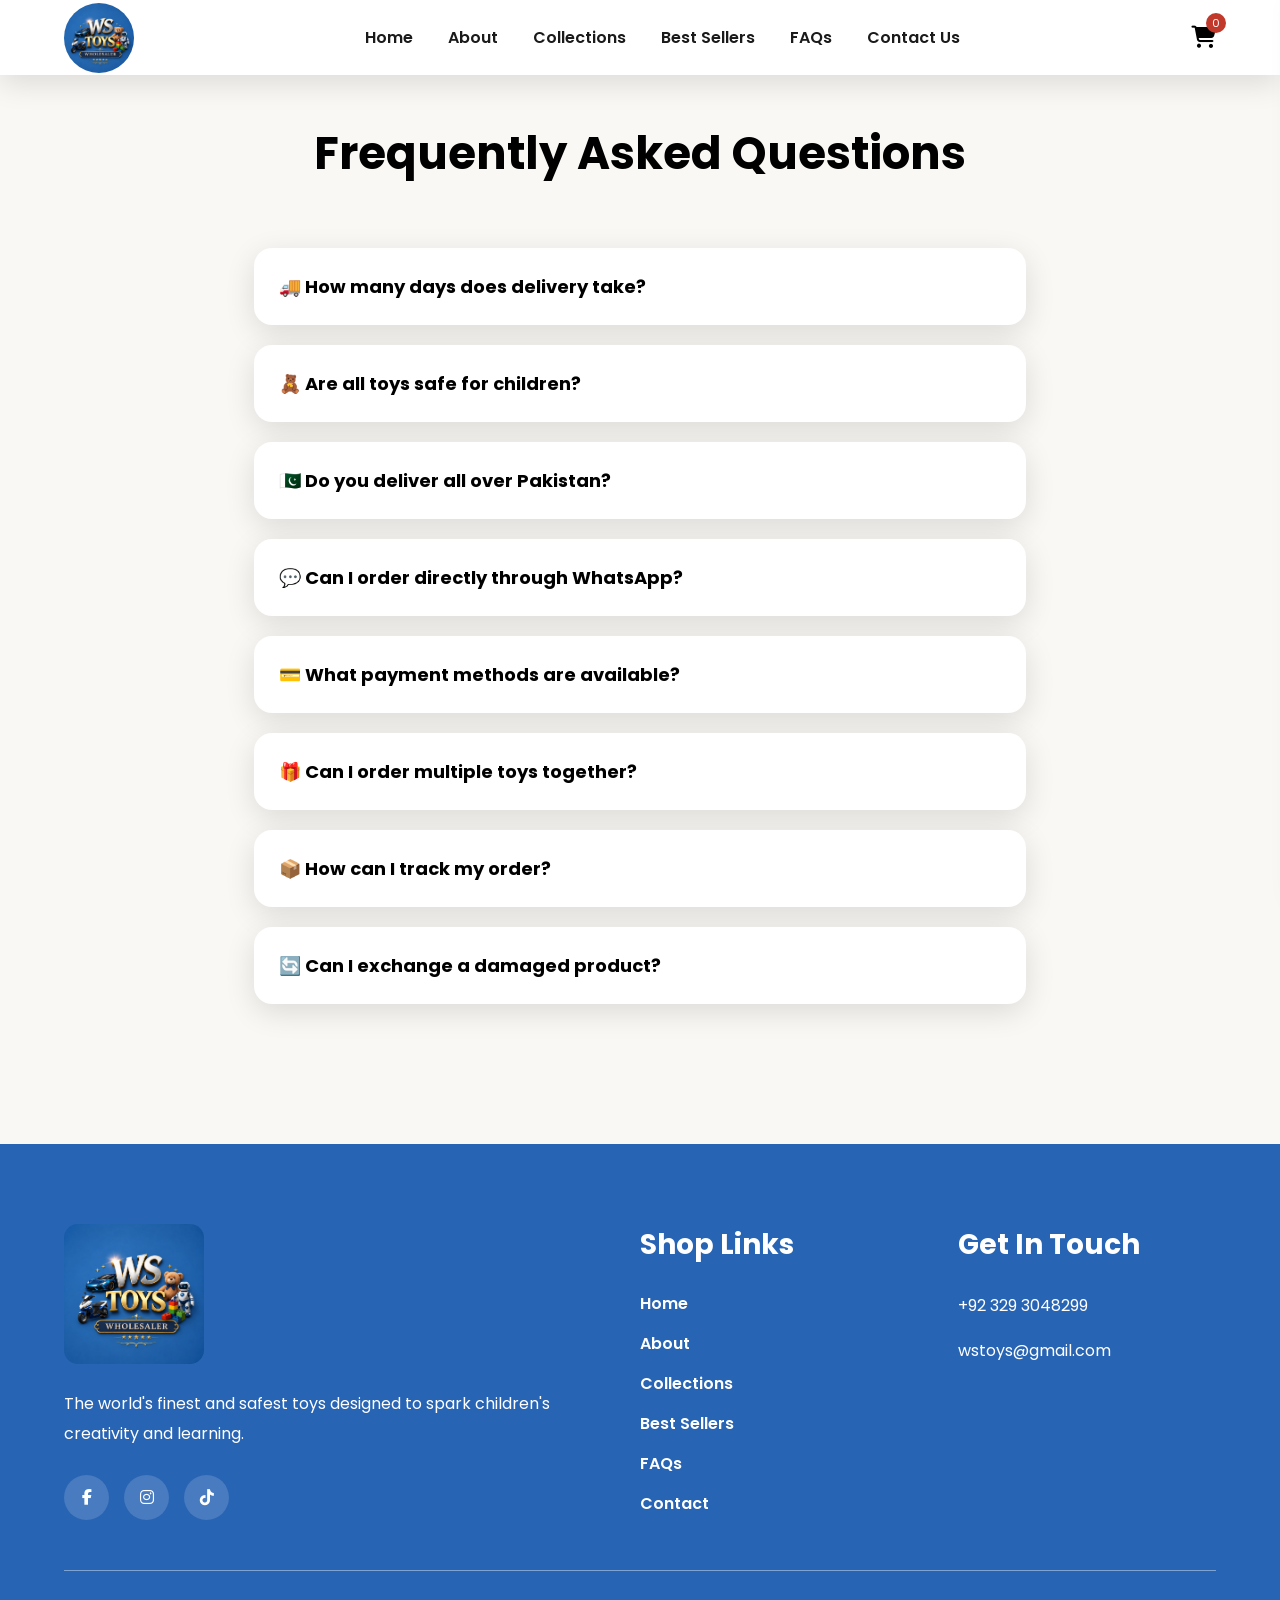
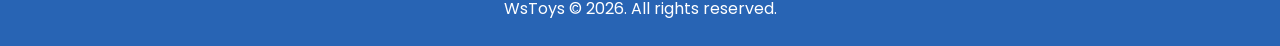
<file: faqs.html>
<!DOCTYPE html>

<html lang="en">

<head>

<meta charset="UTF-8">

<meta name="viewport" content="width=device-width, initial-scale=1.0">

<title>WsToys | FAQs</title>

<link rel="stylesheet" href="style.css">

<link rel="stylesheet"
href="https://cdnjs.cloudflare.com/ajax/libs/font-awesome/6.7.2/css/all.min.css">

</head>

<body>

<!-- HEADER -->

<header>

<nav class="navbar">

<a href="index.html" class="logo">

<img src="logo.jpg" alt="logo">

</a>

<ul class="nav-links">

<li><a href="index.html">Home</a></li>

<li><a href="about.html">About</a></li>

<li><a href="collections.html">Collections</a></li>

<li><a href="best-sellers.html">Best Sellers</a></li>

<li><a href="faqs.html">FAQs</a></li>

<li><a href="contact.html">Contact Us</a></li>

</ul>

<div class="nav-icons">

<div class="cart-btn">

<i class="fa-solid fa-cart-shopping"></i>

<span id="cart-count">0</span>

</div>

<div class="menu-btn">

<i class="fa-solid fa-bars"></i>

</div>

</div>

</nav>

</header>

<!-- FAQ SECTION -->

<section class="faq-section">

<h2>

Frequently Asked Questions

</h2>

<div class="faq-item">

<div class="faq-question">

🚚 How many days does delivery take?

</div>

<div class="faq-answer">

Delivery usually takes 3-5 business days across Pakistan.

</div>

</div>

<div class="faq-item">

<div class="faq-question">

🧸 Are all toys safe for children?

</div>

<div class="faq-answer">

Yes. We carefully select premium toys made from safe and non-toxic materials.

</div>

</div>

<div class="faq-item">

<div class="faq-question">

🇵🇰 Do you deliver all over Pakistan?

</div>

<div class="faq-answer">

Yes, we deliver nationwide.

</div>

</div>

<div class="faq-item">

<div class="faq-question">

💬 Can I order directly through WhatsApp?

</div>

<div class="faq-answer">

Yes. Add products to cart and press Checkout WhatsApp.

</div>

</div>

<div class="faq-item">

<div class="faq-question">

💳 What payment methods are available?

</div>

<div class="faq-answer">

Cash on Delivery and Bank Transfer are available.

</div>

</div>

<div class="faq-item">

<div class="faq-question">

🎁 Can I order multiple toys together?

</div>

<div class="faq-answer">

Yes, you can add multiple products into your cart before checkout.

</div>

</div>

<div class="faq-item">

<div class="faq-question">

📦 How can I track my order?

</div>

<div class="faq-answer">

Our team will provide tracking information through WhatsApp after confirmation.

</div>

</div>

<div class="faq-item">

<div class="faq-question">

🔄 Can I exchange a damaged product?

</div>

<div class="faq-answer">

Yes. Contact us immediately on WhatsApp if you receive a damaged item.

</div>

</div>

</section>

<!-- CART -->

<div class="cart-sidebar">

<div class="cart-header">

<h3>

Your Cart

</h3>

<i class="fa-solid fa-xmark close-cart"></i>

</div>

<div class="cart-items">

</div>

<div class="cart-footer">

<h4>

Total:

<span>

Rs.0

</span>

</h4>

<button class="checkout-btn">

Checkout WhatsApp

</button>

</div>

</div>

<!-- FOOTER -->

<footer>

<div class="footer-container">

<div class="footer-box">

<img src="logo.jpg" alt="logo">

<p>

The world's finest and safest toys designed to spark children's creativity and learning.

</p>

<div class="socials">

<i class="fa-brands fa-facebook-f"></i>

<i class="fa-brands fa-instagram"></i>

<i class="fa-brands fa-tiktok"></i>

</div>

</div>

<div class="footer-box">

<h3>

Shop Links

</h3>

<ul>

<li><a href="index.html">Home</a></li>

<li><a href="about.html">About</a></li>

<li><a href="collections.html">Collections</a></li>

<li><a href="best-sellers.html">Best Sellers</a></li>

<li><a href="faqs.html">FAQs</a></li>

<li><a href="contact.html">Contact</a></li>

</ul>

</div>

<div class="footer-box">

<h3>

Get In Touch

</h3>

<p>

+92 329 3048299

</p>

<p>

wstoys@gmail.com

</p>

</div>

</div>

<div class="copyright">

WsToys © 2026. All rights reserved.

</div>

</footer>

<script src="script.js"></script>

</body>

</html>
</file>
<file: style.css>
@import url('https://fonts.googleapis.com/css2?family=Poppins:wght@300;400;500;600;700;800&display=swap');

:root{

--primary: #2864B4;
--secondary:#1a4d8a;
--accent:#3a7bc8;
--white:#ffffff;
--dark:#1a1a1a;
--light:#faf8f5;
--red:#c0392b;
--shadow:0 8px 30px rgba(0,0,0,.12);

}

*{
margin:0;
padding:0;
box-sizing:border-box;
font-family:'Poppins',sans-serif;
}

html{
scroll-behavior:smooth;
}

body{
overflow-x:hidden;
background:var(--light);
}

a{
text-decoration:none;
}

ul{
list-style:none;
}

img{
width:100%;
display:block;
}

/* ================= CONTAINER ================= */
.container{
    max-width: 100%;   /* ya max-width hata do */
    width: 100%;
    margin: 0;
    padding: 0;
}

/* ================= HEADER ================= */

header{

position:fixed;

top:0;

left:0;

width:100%;

background:#fff;

z-index:999;

box-shadow:var(--shadow);

}

.navbar{

height:75px;

display:flex;

justify-content:space-between;

align-items:center;

padding:0 5%;

}

.logo img{

max-width:100%;

border-radius: 50%;

height: 70px;;

display:block;

}

/* ================= NAVBAR ================= */

.nav-links{

display:flex;

gap:35px;

}

.nav-links a{

color:var(--dark);

font-weight:600;

transition:.3s;

}

.nav-links a:hover{

color:var(--primary);

}

.nav-icons{

display:flex;

align-items:center;

gap:25px;

}

.menu-btn{

display:none;

cursor:pointer;

font-size:24px;

}

.cart-btn{

position:relative;

font-size:22px;

cursor:pointer;

}

#cart-count{

position:absolute;

top:-8px;

right:-10px;

width:20px;

height:20px;

border-radius:50%;

background:var(--red);

color:#fff;

font-size:11px;

display:flex;

justify-content:center;

align-items:center;

}

/* ================= HERO ================= */

/* ================= HERO ================= */

.hero{
    margin-top: 75px;
    width: 100%;
    min-height: 100vh;

    background-image: url("./Background image.png");
    background-size: cover;
    background-position: center;
    background-repeat: no-repeat;

    position: relative;
    display: flex;
    align-items: center;
}

.hero::before{
    content: "";
    position: absolute;
    inset: 0;
    background: linear-gradient(135deg, rgba(0,0,0,0.6) 0%, rgba(0,0,0,0.3) 50%, rgba(40,100,180,0.15) 100%);
}

.hero-content{
    position: relative;
    z-index: 2;
    width: 100%;
    padding: 0 5%;
}

.arrival-tag{
    display: inline-block;
    background: var(--primary);
    padding: 12px 24px;
    border-radius: 30px;
    color: #fff;
    font-weight: 700;
    margin-bottom: 20px;
}

.hero h1{
    font-size: 75px;
    font-weight: 800;
    line-height: 1.1;
    color: #fff;
    max-width: 700px;
}

.hero h1 span{
    color: #ffc107;
}

.hero p{
    color: #fff;
    font-size: 20px;
    max-width: 550px;
    margin: 25px 0;
}

.btn{
    display: inline-block;
    padding: 18px 35px;
    background: var(--primary);
    color: #fff;
    border-radius: 40px;
    font-weight: 700;
    transition: .3s;
}

.btn:hover{
    transform: translateY(-5px);
    box-shadow: 0 10px 30px rgba(40,100,180,0.4);
}

/* ================= SECTIONS ================= */

section{

padding:90px 5%;

}

section h2{

font-size:45px;

text-align:center;

margin-bottom:60px;

}

/* ================= PRODUCTS ================= */

.products-grid{

display:grid;

grid-template-columns:repeat(4,1fr);

gap:30px;

}

.product-card{

background:#fff;

border-radius:20px;

padding:20px;

box-shadow:var(--shadow);

transition:.3s;

}

.product-card:hover{

transform:translateY(-8px);

}

.img-box{

height:250px;

border-radius:15px;

display:flex;

justify-content:center;

align-items:center;

overflow:hidden;

background:#faf8f5;

position:relative;

}

.img-box img{

width:100%;

height:100%;

object-fit:contain;

padding:10px;

transition:.3s;

}

.product-card:hover .img-box img{

transform:scale(1.05);

}

.badge{

position:absolute;

top:10px;

left:10px;

background:var(--primary);

color:#fff;

padding:6px 14px;

border-radius:20px;

font-size:12px;

font-weight:700;

z-index:2;

}

.product-card h3{

margin:18px 0 10px;

font-size:18px;

}

.price{

display:flex;

gap:10px;

margin:15px 0;

}

.price span{

text-decoration:line-through;

}

.price strong{

color:var(--red);

}

.product-card button{

width:100%;

padding:15px;

border:none;

background:var(--primary);

color:#fff;

border-radius:12px;

font-weight:700;

cursor:pointer;

transition:.3s;

}

.product-card button:hover{

transform:scale(1.03);

}
/* ================= FOOTER ================= */

footer{

background:var(--primary);

padding:80px 5% 25px;

color:#fff;

}

.footer-container{

max-width:1300px;

margin:auto;

display:grid;

grid-template-columns:2fr 1fr 1fr;

gap:60px;

}

.footer-box img{

width:140px;

border-radius:14px;

margin-bottom:25px;

}

.footer-box h3{

font-size:28px;

margin-bottom:25px;

}

.footer-box p{

line-height:1.9;

margin-bottom:15px;

}

.footer-box ul{

display:grid;

gap:15px;

}

.footer-box a{

color:#fff;

font-weight:600;

}

.socials{

display:flex;

gap:15px;

margin-top:25px;

}

.socials i{

width:45px;

height:45px;

border-radius:50%;

display:flex;

justify-content:center;

align-items:center;

background:rgba(255,255,255,.15);

cursor:pointer;

transition:.3s;

}

.socials i:hover{

transform:translateY(-5px);

}

.copyright{

margin-top:50px;

padding-top:25px;

border-top:1px solid rgba(255,255,255,.4);

text-align:center;

}

/* ================= CART ================= */

.cart-sidebar{

position:fixed;

top:0;

right:-450px;

width:420px;

height:100vh;

background:#fff;

z-index:9999;

transition:.4s;

display:flex;

flex-direction:column;

box-shadow:-8px 0 30px rgba(0,0,0,.15);

}

.cart-sidebar.active{

right:0;

}

.cart-header{

padding:25px;

display:flex;

justify-content:space-between;

align-items:center;

border-bottom:1px solid #eee;

}

.cart-header h3{

font-size:30px;

}

.close-cart{

font-size:28px;

cursor:pointer;

}

.cart-items{

flex:1;

overflow-y:auto;

padding:20px;

}

.cart-product{

padding:15px 0;

}

.cart-product h4{

font-size:17px;

margin-bottom:8px;

}

.qty-box{

display:flex;

align-items:center;

gap:15px;

margin:15px 0;

}

.qty-box button{

width:35px;

height:35px;

border:none;

border-radius:50%;

background:var(--primary);

color:#fff;

cursor:pointer;

display:flex;

align-items:center;

justify-content:center;

font-size:18px;

line-height:1;

font-size:18px;

}

.cart-footer{

padding:25px;

border-top:1px solid #eee;

}

.checkout-btn{

width:100%;

padding:18px;

border:none;

background:#25D366;

color:#fff;

border-radius:14px;

font-weight:700;

cursor:pointer;

}

/* ================= ABOUT ================= */

.about-section{

max-width:1200px;

margin:auto;

padding:120px 5%;

}

.about-box{

background:#fff;

padding:45px;

border-radius:22px;

margin-bottom:30px;

box-shadow:var(--shadow);

}

.about-box h2{

font-size:34px;

margin-bottom:20px;

color:var(--primary);

}

.about-box p{

line-height:2;

}

.promise-box{

background:var(--primary);

padding:55px;

border-radius:25px;

color:#fff;

text-align:center;

}

.promise-box h2{

margin-bottom:25px;

}

/* ================= COLLECTIONS ================= */

.collection-container{

padding:120px 5%;

}

.filter-toggle-btn{

display:inline-flex;

align-items:center;

gap:8px;

padding:12px 28px;

background:var(--primary);

color:#fff;

border:none;

border-radius:12px;

font-size:16px;

font-weight:600;

cursor:pointer;

transition:.3s;

margin-bottom:30px;

}

.filter-toggle-btn:hover{

transform:translateY(-2px);

box-shadow:0 8px 25px rgba(40,100,180,0.3);

}

.filter-popup{

position:fixed;

inset:0;

background:rgba(0,0,0,0.5);

display:none;

align-items:center;

justify-content:center;

z-index:9999;

padding:20px;

}

.filter-popup.active{

display:flex;

}

.filter-popup .filter-box{

background:#fff;

padding:35px;

border-radius:20px;

width:100%;

max-width:380px;

box-shadow:0 20px 60px rgba(0,0,0,0.3);

position:relative;

max-height:90vh;

overflow-y:auto;

}

.filter-popup .close-filter{

position:absolute;

top:12px;

right:12px;

width:32px;

height:32px;

display:flex;

align-items:center;

justify-content:center;

font-size:20px;

cursor:pointer;

color:#999;

transition:.3s;

background:#f5f5f5;

border:none;

border-radius:50%;

}

.filter-popup .close-filter:hover{

color:#1a1a1a;

background:#eee;

}

.filter-popup .close-filter:hover{

color:#1a1a1a;

background:#ddd;

}

.filter-box{

background:#fff;

padding:30px;

border-radius:20px;

}

.filter-box h2{

font-size:28px;

text-align:left;

margin-bottom:25px;

}

.filter-box h3{

margin-bottom:18px;

}

.filter-box input{

width:100%;

padding:14px;

border:1px solid #ddd;

border-radius:12px;

margin-bottom:15px;

}

.filter-box label{

display:flex;

align-items:center;

gap:8px;

margin-bottom:15px;

cursor:pointer;

}

.filter-box label input[type="checkbox"]{

width:auto;

height:auto;

margin:0;

padding:0;

border:none;

border-radius:0;

}

.filter-box button{

width:100%;

padding:15px;

border:none;

background:var(--primary);

color:#fff;

font-weight:700;

border-radius:12px;

cursor:pointer;

}

/* ================= BEST SELLERS ================= */

.best-seller-title{

font-size:48px;

text-align:center;

margin-bottom:60px;

}

.category-title{

font-size:36px;

margin:80px 0 40px;

}

.category-desc{

margin-bottom:35px;

font-size:18px;

}

/* ================= FAQ ================= */

.faq-section{

padding:120px 5%;

max-width:900px;

margin:auto;

}

.faq-item{

background:#fff;

border-radius:18px;

margin-bottom:20px;

overflow:hidden;

box-shadow:var(--shadow);

cursor:pointer;

}

.faq-question{

padding:25px;

font-size:18px;

font-weight:700;

}

.faq-answer{

padding:0 25px 25px;

display:none;

line-height:1.8;

}

.faq-item.active .faq-answer{

display:block;

}

/* ================= CONTACT ================= */

.contact-section{

padding:120px 5%;

}

.contact-container{

max-width:1200px;

margin:auto;

display:grid;

grid-template-columns:1fr 1fr;

gap:40px;

}

.contact-card{

background:#fff;

padding:50px;

border-radius:22px;

box-shadow:var(--shadow);

}

.contact-card h2{

font-size:42px;

margin-bottom:20px;

}

.contact-card p{

margin-bottom:15px;

}

.message-box textarea{

width:100%;

height:230px;

padding:20px;

border:1px solid #ddd;

border-radius:15px;

resize:none;

margin-bottom:20px;

}

.message-box button{

width:100%;

padding:18px;

border:none;

background:#25D366;

color:#fff;

border-radius:14px;

font-weight:700;

cursor:pointer;

}

/* ================= HOW IT WORKS ================= */

.steps-container{

display:grid;

grid-template-columns:repeat(3,1fr);

gap:30px;

}

.step-box{

background:#fff;

padding:45px;

border-radius:22px;

text-align:center;

box-shadow:var(--shadow);

transition:.3s;

}

.step-box:hover{

transform:scale(1.05);

}

.step-box span{

font-size:55px;

font-weight:800;

color:var(--primary);

}

.step-box h3{

margin:20px 0;

} 
/* ================= GLOBAL ANIMATIONS ================= */

@keyframes fadeUp{

0%{

opacity:0;

transform:translateY(40px);

}

100%{

opacity:1;

transform:translateY(0);

}

}

@keyframes fadeLeft{

0%{

opacity:0;

transform:translateX(-40px);

}

100%{

opacity:1;

transform:translateX(0);

}

}

@keyframes fadeRight{

0%{

opacity:0;

transform:translateX(40px);

}

100%{

opacity:1;

transform:translateX(0);

}

}

.hero-content{

animation:fadeUp .8s ease;

}

.product-card{

animation:fadeUp .7s ease;

}

.about-box{

animation:fadeUp .8s ease;

}

.step-box{

animation:fadeUp .8s ease;

}

/* ================= SCROLLBAR ================= */

::-webkit-scrollbar{

width:10px;

}

::-webkit-scrollbar-track{

background:#f1f1f1;

}

::-webkit-scrollbar-thumb{

background:var(--primary);

border-radius:20px;

}

/* ================= HOVER EFFECTS ================= */

.footer-box a,

.nav-links a{

position:relative;

}

.footer-box a::after,

.nav-links a::after{

content:"";

position:absolute;

left:0;

bottom:-5px;

width:0;

height:2px;

background:var(--primary);

transition:.3s;

}

.footer-box a:hover::after,

.nav-links a:hover::after{

width:100%;

}

.product-card,

.step-box,

.about-box,

.contact-card,

.faq-item{

transition:.3s;

}

.product-card:hover{

transform:translateY(-10px);

}

.contact-card:hover{

transform:translateY(-8px);

}

.about-box:hover{

transform:translateY(-8px);

}

/* ================= TABLET ================= */

@media(max-width:1100px){

.products-grid{

grid-template-columns:repeat(3,1fr);

}

.hero h1{

font-size:60px;

}

}

/* ================= TABLET SMALL ================= */

@media(max-width:991px){

.nav-links{

position:fixed;

top:75px;

right:-100%;

width:300px;

height:100vh;

background:#fff;

flex-direction:column;

padding:50px;

box-shadow:-5px 0 25px rgba(0,0,0,.15);

transition:.4s;

z-index:999;

}

.nav-links.active{

right:0;

}

.menu-btn{

display:block;

}

.products-grid{

grid-template-columns:repeat(2,1fr);

gap:20px;

}

.steps-container{

grid-template-columns:1fr;

}

.footer-container{

grid-template-columns:1fr;

}

.contact-container{

grid-template-columns:1fr;

}

.hero h1{

font-size:50px;

}

.hero{

height:80vh;

}

}

/* ================= MOBILE ================= */

@media(max-width:768px){

section{

padding:70px 20px;

}

.hero{

height:75vh;

min-height:auto;

}

.hero h1{

font-size:42px;

}

.hero p{

font-size:16px;

}

.arrival-tag{

font-size:12px;

}

section h2{

font-size:34px;

}

.products-grid{

grid-template-columns:repeat(2,1fr);

gap:15px;

}

.about-box{

padding:30px;

}

.promise-box{

padding:35px;

}

.contact-card{

padding:35px;

}

.cart-sidebar{

width:100%;

}

.cart-product{

padding:12px;

}

.checkout-modal{

padding:25px 20px;

margin:10px;

}

.checkout-modal table{

font-size:13px;

}

.checkout-modal input,.checkout-modal textarea{

font-size:14px;

}

.checkout-modal h2{

font-size:20px;

}

.collection-container{

padding:100px 20px;

}

.filter-toggle-btn{

width:100%;

justify-content:center;

}

.filter-popup .filter-box{

padding:25px 20px;

}

}

/* ================= EXTRA SMALL ================= */

@media(max-width:480px){

.navbar{

padding:0 15px;

}

.logo img{

width:43px;

height:20px;

}

.hero{

height:60vh;

min-height:auto;

}

.hero h1{

font-size:28px;

}

.hero p{

font-size:13px;

}

.btn{

padding:12px 24px;

font-size:13px;

}

.products-grid{

grid-template-columns:repeat(2,1fr);

gap:10px;

}

.product-card{

padding:12px;

border-radius:14px;

}

.product-card h3{

font-size:14px;

margin:12px 0 6px;

}

.product-card p{

font-size:12px;

}

.product-card .price strong{

font-size:14px;

}

.product-card .price span{

font-size:11px;

}

.product-card button{

padding:10px;

font-size:12px;

}

.img-box{

height:160px;

border-radius:10px;

}

.img-box img{

padding:5px;

}

.badge{

font-size:10px;

padding:4px 10px;

top:6px;

left:6px;

}

.footer-box h3{

font-size:20px;

}

.about-box h2{

font-size:22px;

}

.contact-card h2{

font-size:24px;

}

.cart-header h3{

font-size:20px;

}

.cart-product h4{

font-size:14px;

}

.cart-product p{

font-size:13px;

}

.checkout-modal{

padding:20px 15px;

}

.checkout-modal h2{

font-size:18px;

}

.checkout-modal th,.checkout-modal td{

padding:6px 8px;

font-size:12px;

}

.checkout-modal input,.checkout-modal textarea{

padding:10px 12px;

font-size:13px;

}

.cart-sidebar{

padding:20px 15px;

}

.hero-content{

padding:0 20px;

}

.collection-container{

padding:80px 15px;

}

.filter-toggle-btn{

padding:10px 20px;

font-size:14px;

}

.filter-popup{

padding:15px;

}

.filter-popup .filter-box{

padding:20px 15px;

}

.filter-box h2{

font-size:22px;

}

.footer-box img{

width:100px;

}

}

/* ================= LARGE PC ================= */

@media(min-width:1400px){

.container{

max-width:1400px;

}

.hero h1{

font-size:85px;

}

.products-grid{

grid-template-columns:repeat(4,1fr);

}

}

/* ================= SMOOTH EFFECTS ================= */

button,

a,

i{

transition:.3s;

}

button:hover{

opacity:.95;

}

html{

scroll-padding-top:90px;

}
.cart-product button{

border:none;

padding:10px 16px;

border-radius:10px;

cursor:pointer;

font-weight:600;

}

.cart-product button:last-child{

background:var(--red);

color:white;

margin-top:12px;

}

.cart-product button:last-child:hover{

background:#8B0000;

}
.product-card{
display:flex;
flex-direction:column;
transition: .3s;
border: 1px solid rgba(40,100,180,0.1);
}

.product-card:hover{
    transform: translateY(-8px);
    box-shadow: 0 15px 40px rgba(40,100,180,0.2);
    border-color: rgba(40,100,180,0.3);
}
.products-grid{
align-items:start;
}
.logo-footer{
 top: 10px;
    border-radius: 20%;
    height: 120px;
    width: auto;
}

/* ================= CHECKOUT MODAL ================= */
.checkout-overlay{
    position:fixed;
    inset:0;
    background:rgba(0,0,0,0.6);
    display:flex;
    align-items:center;
    justify-content:center;
    z-index:9999;
    padding:20px;
}
.checkout-modal{
    background:#fff;
    border-radius:20px;
    width:100%;
    max-width:550px;
    max-height:90vh;
    overflow-y:auto;
    padding:35px;
    box-shadow:0 20px 60px rgba(0,0,0,0.3);
}
.checkout-modal h2{
    font-size:24px;
    margin-bottom:20px;
    color:#1a1a1a;
}
.checkout-modal table{
    width:100%;
    border-collapse:collapse;
    margin-bottom:25px;
    font-size:14px;
}
.checkout-modal th{
    background:#1a1a1a;
    color:#2864B4;
    padding:10px 12px;
    text-align:left;
}
.checkout-modal td{
    padding:10px 12px;
    border-bottom:1px solid #eee;
}
.checkout-modal tfoot td{
    border-bottom:none;
    border-top:2px solid #2864B4;
    font-size:16px;
}
.checkout-modal input,.checkout-modal textarea{
    width:100%;
    padding:12px 16px;
    border:2px solid #eee;
    border-radius:10px;
    font-size:15px;
    outline:none;
    transition:.3s;
    margin-bottom:12px;
    font-family:inherit;
}
.checkout-modal input:focus,.checkout-modal textarea:focus{
    border-color:#2864B4;
}
.checkout-modal textarea{
    height:70px;
    resize:vertical;
}
.checkout-modal .btn{
    border:none;
    cursor:pointer;
    font-size:15px;
}
.checkout-modal .btn-secondary{
    background:#1a1a1a;
    color:#fff;
    margin-left:10px;
}
.checkout-modal .btn-secondary:hover{
    background:#333;
}
.checkout-modal p{
    color:#888;
    margin-bottom:15px;
}
</file>
